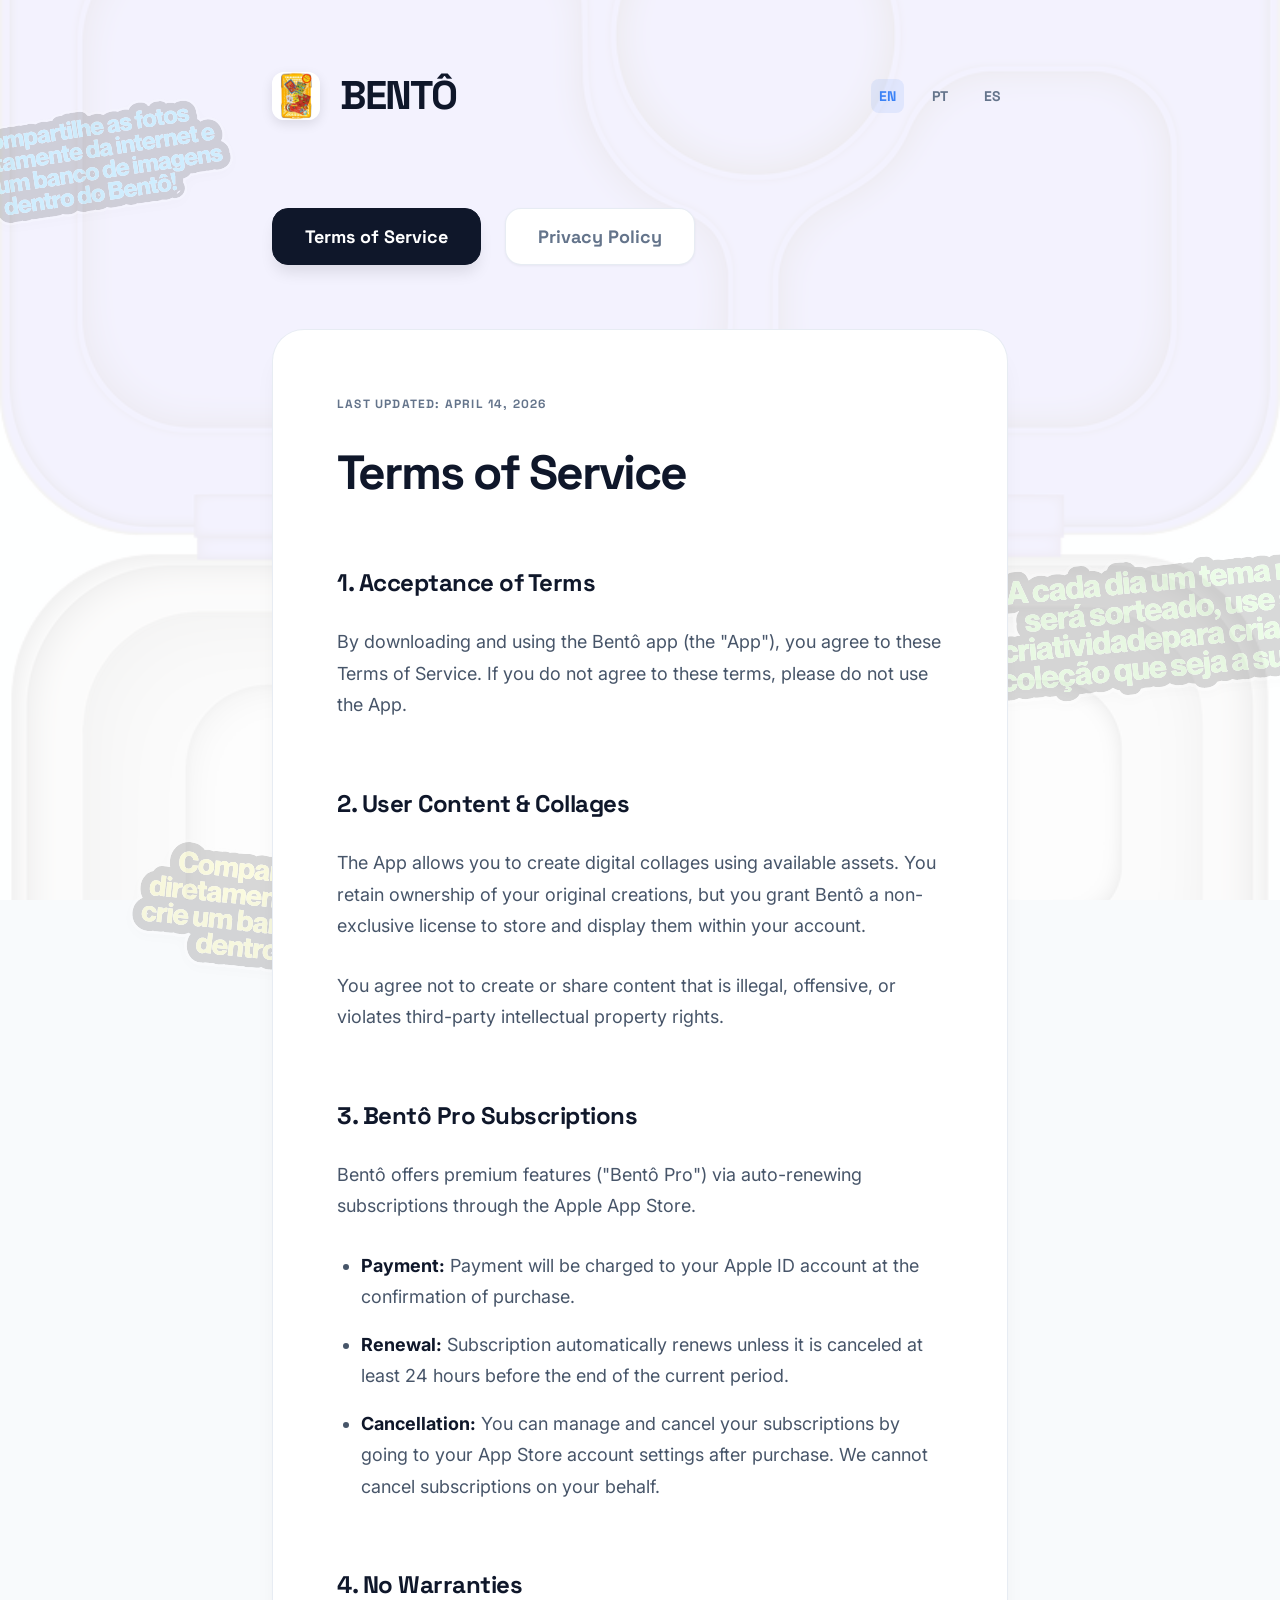
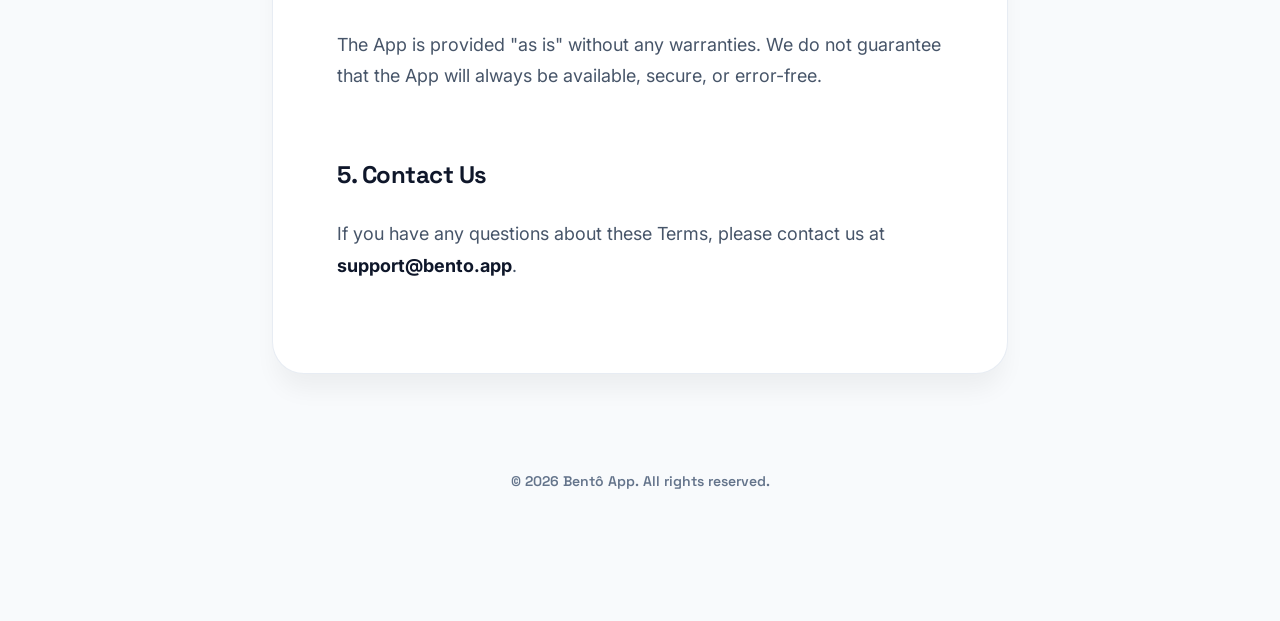
<file: umaMusicaPorDiaProject/BentoWebsite/index.html>
<!DOCTYPE html>
<html lang="en">
<head>
  <meta charset="UTF-8">
  <meta name="viewport" content="width=device-width, initial-scale=1.0">
  <title>Bentô - Legal & Privacy</title>
  <link rel="stylesheet" href="style.css">
  <link rel="preconnect" href="https://fonts.googleapis.com">
  <link rel="preconnect" href="https://fonts.gstatic.com" crossorigin>
  <link href="https://fonts.googleapis.com/css2?family=Inter:wght@400;600;800&family=Space+Grotesk:wght@600;700;800&display=swap" rel="stylesheet">
</head>
<body>
  <!-- Decorative Background Stickers -->
  <img src="assets/sticker_blue.svg" class="decorative-sticker s1" alt="">
  <img src="assets/sticker_green.svg" class="decorative-sticker s2" alt="">
  <img src="assets/sticker_yellow.svg" class="decorative-sticker s3" alt="">

  <div class="background-overlay"></div>

  <div class="container">
    <header class="header">
      <div class="brand-group">
        <img src="assets/logo.png" alt="Bentô Logo" class="logo">
        <h1 class="brand-title">BENTÔ</h1>
      </div>
      <nav class="lang-switcher" aria-label="Language selection">
        <button data-lang="en" class="active">EN</button>
        <button data-lang="pt">PT</button>
        <button data-lang="es">ES</button>
      </nav>
    </header>

    <main class="main-content">
      <nav class="tabs" aria-label="Legal documents">
        <button data-tab="terms" class="tab-btn active" id="tab-terms-btn">Terms of Service</button>
        <button data-tab="privacy" class="tab-btn" id="tab-privacy-btn">Privacy Policy</button>
      </nav>

      <article id="content-container" class="content-area">
        <!-- Content injected by JS -->
      </article>
    </main>

    <footer class="footer">
      <p id="footer-text">© 2026 Bentô App. All rights reserved.</p>
    </footer>
  </div>
  <script src="locales.js"></script>
  <script src="script.js"></script>
</body>
</html>
</file>
<file: umaMusicaPorDiaProject/BentoWebsite/style.css>
:root {
  --bg-color: #F8FAFC;
  --text-main: #0F172A;
  --text-muted: #64748B;
  --accent-blue: #3B82F6;
  --accent-yellow: #EAB308;
  --accent-green: #22C55E;
  --border-color: rgba(226, 232, 240, 0.8);
  --font-brand: 'Space Grotesk', sans-serif;
  --font-body: 'Inter', system-ui, sans-serif;
}

* {
  box-sizing: border-box;
  margin: 0;
  padding: 0;
}

body {
  font-family: var(--font-body);
  background-color: var(--bg-color);
  background-image: url('assets/bento_bg.png');
  background-size: cover;
  background-position: center;
  background-attachment: fixed;
  color: var(--text-main);
  line-height: 1.6;
  min-height: 100vh;
  position: relative;
  overflow-x: hidden;
  -webkit-font-smoothing: antialiased;
}

.background-overlay {
  position: fixed;
  top: 0;
  left: 0;
  width: 100%;
  height: 100%;
  background: rgba(255, 255, 255, 0.92); /* Glassy feel to show bg through */
  z-index: 0;
}

/* Decorative Stickers */
.decorative-sticker {
  position: fixed;
  z-index: 1;
  opacity: 0.15;
  pointer-events: none;
  filter: drop-shadow(0 4px 6px rgba(0,0,0,0.1));
  animation: float 6s ease-in-out infinite;
}

@keyframes float {
  0%, 100% { transform: translateY(0) rotate(var(--rot)); }
  50% { transform: translateY(-20px) rotate(var(--rot)); }
}

.s1 { top: 10%; left: -5%; width: 300px; --rot: -15deg; animation-delay: 0s; }
.s2 { top: 60%; right: -8%; width: 400px; --rot: 20deg; animation-delay: 2s; }
.s3 { bottom: -10%; left: 10%; width: 350px; --rot: 5deg; animation-delay: 4s; }

.container {
  position: relative;
  max-width: 800px;
  margin: 0 auto;
  padding: 4rem 2rem;
  z-index: 10;
}

.header {
  display: flex;
  justify-content: space-between;
  align-items: center;
  margin-bottom: 5rem;
}

.brand-group {
  display: flex;
  align-items: center;
  gap: 1.25rem;
}

.logo {
  width: 48px;
  height: 48px;
  border-radius: 12px;
  box-shadow: 0 4px 12px rgba(0,0,0,0.1);
}

.brand-title {
  font-family: var(--font-brand);
  font-size: 2.5rem;
  font-weight: 800;
  letter-spacing: -0.05em;
  color: var(--text-main);
  text-transform: uppercase;
}

.lang-switcher button {
  background: none;
  border: none;
  font-family: var(--font-brand);
  font-size: 0.875rem;
  font-weight: 800;
  color: var(--text-muted);
  cursor: pointer;
  margin-left: 1rem;
  padding: 0.5rem;
  transition: all 0.2s ease;
  border-radius: 8px;
}

.lang-switcher button:hover {
  color: var(--text-main);
  background: rgba(0,0,0,0.05);
}

.lang-switcher button.active {
  color: var(--accent-blue);
  background: rgba(59, 130, 246, 0.1);
}

.tabs {
  display: flex;
  gap: 1.5rem;
  margin-bottom: 4rem;
}

.tab-btn {
  background: white;
  border: 1px solid var(--border-color);
  font-family: var(--font-brand);
  font-size: 1.125rem;
  font-weight: 700;
  color: var(--text-muted);
  padding: 1rem 2rem;
  border-radius: 16px;
  cursor: pointer;
  transition: all 0.3s cubic-bezier(0.4, 0, 0.2, 1);
  box-shadow: 0 1px 3px rgba(0,0,0,0.05);
}

.tab-btn:hover {
  transform: translateY(-2px);
  box-shadow: 0 4px 12px rgba(0,0,0,0.08);
  color: var(--text-main);
}

.tab-btn.active {
  background: var(--text-main);
  color: white;
  border-color: var(--text-main);
  box-shadow: 0 10px 15px -3px rgba(0, 0, 0, 0.1);
}

.content-area {
  background: white;
  padding: 4rem;
  border-radius: 32px;
  border: 1px solid var(--border-color);
  box-shadow: 0 20px 25px -5px rgba(0, 0, 0, 0.05);
  animation: slideIn 0.5s cubic-bezier(0.4, 0, 0.2, 1);
}

@keyframes slideIn {
  from { opacity: 0; transform: translateY(20px); }
  to { opacity: 1; transform: translateY(0); }
}

.content-area .last-updated {
  font-family: var(--font-brand);
  font-size: 0.75rem;
  color: var(--text-muted);
  margin-bottom: 2rem;
  text-transform: uppercase;
  letter-spacing: 0.1em;
  font-weight: 700;
}

.content-area h1 {
  font-family: var(--font-brand);
  font-size: 3rem;
  margin-bottom: 2rem;
  letter-spacing: -0.04em;
  line-height: 1.1;
  font-weight: 800;
}

.content-area h2 {
  font-family: var(--font-brand);
  font-size: 1.5rem;
  margin-top: 4rem;
  margin-bottom: 1.5rem;
  color: var(--text-main);
  letter-spacing: -0.02em;
  font-weight: 700;
}

.content-area p, .content-area ul {
  font-size: 1.125rem;
  color: #475569;
  margin-bottom: 1.75rem;
  line-height: 1.75;
}

.content-area ul {
  padding-left: 1.5rem;
}

.content-area li {
  margin-bottom: 1rem;
}

.content-area strong {
  color: var(--text-main);
  font-weight: 700;
}

.footer {
  margin-top: 6rem;
  padding-bottom: 4rem;
  text-align: center;
  font-family: var(--font-brand);
  font-size: 0.875rem;
  color: var(--text-muted);
  font-weight: 600;
}

/* Mobile Adjustments */
@media (max-width: 768px) {
  .container {
    padding: 2rem 1rem;
  }
  .header {
    flex-direction: column;
    gap: 2rem;
    align-items: center;
    text-align: center;
  }
  .brand-group {
    flex-direction: column;
  }
  .logo {
    width: 64px;
    height: 64px;
  }
  .brand-title {
    font-size: 2rem;
  }
  .lang-switcher {
    margin-left: 0;
  }
  .tabs {
    flex-direction: column;
    gap: 0.75rem;
  }
  .tab-btn {
    text-align: center;
    width: 100%;
    padding: 1rem;
  }
  .content-area {
    padding: 2rem;
    border-radius: 24px;
  }
  .content-area h1 {
    font-size: 2.25rem;
  }
  .decorative-sticker {
    display: none; /* Hide stickers on mobile to save performance/space */
  }
}
</file>
